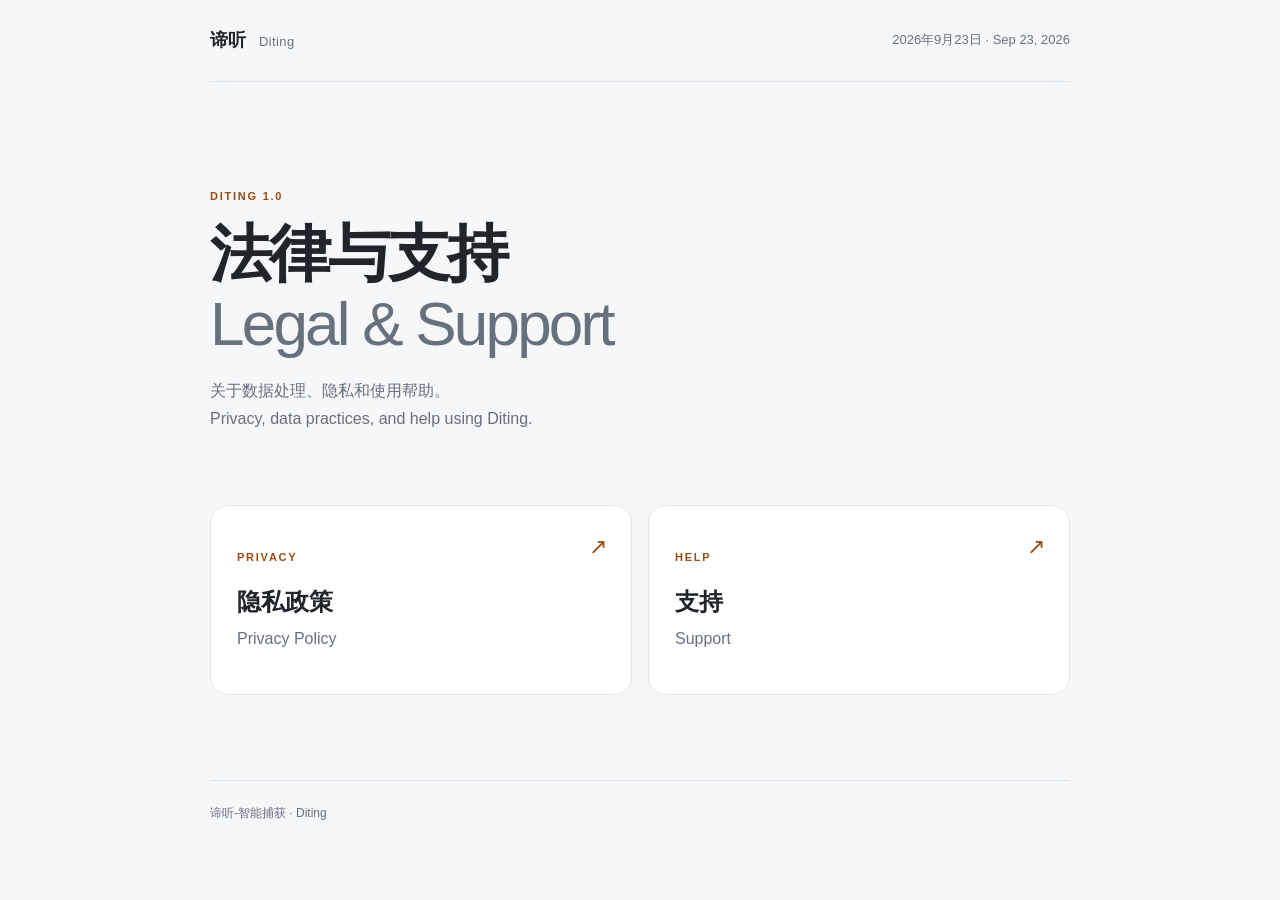
<file: index.html>
<!doctype html>
<html lang="zh-Hans">
<head>
  <meta charset="utf-8">
  <meta name="viewport" content="width=device-width, initial-scale=1">
  <meta name="referrer" content="strict-origin-when-cross-origin">
  <title>谛听 · 法律与支持</title>
  <link rel="stylesheet" href="assets/site.css">
</head>
<body>
  <main class="shell">
    <header class="masthead"><a class="brand" href="./">谛听 <span>Diting</span></a><span class="updated">2026年9月23日 · Sep 23, 2026</span></header>
    <section class="intro"><p class="eyebrow">DITING 1.0</p><h1>法律与支持<br><span>Legal &amp; Support</span></h1><p>关于数据处理、隐私和使用帮助。<br>Privacy, data practices, and help using Diting.</p></section>
    <nav class="cards" aria-label="法律与支持 / Legal and support">
      <a class="card" href="privacy/"><span class="card-kicker">PRIVACY</span><strong>隐私政策</strong><span>Privacy Policy</span><span class="arrow" aria-hidden="true">↗</span></a>
      <a class="card" href="support/"><span class="card-kicker">HELP</span><strong>支持</strong><span>Support</span><span class="arrow" aria-hidden="true">↗</span></a>
    </nav>
    <footer>谛听-智能捕获 · Diting</footer>
  </main>
</body>
</html>
</file>
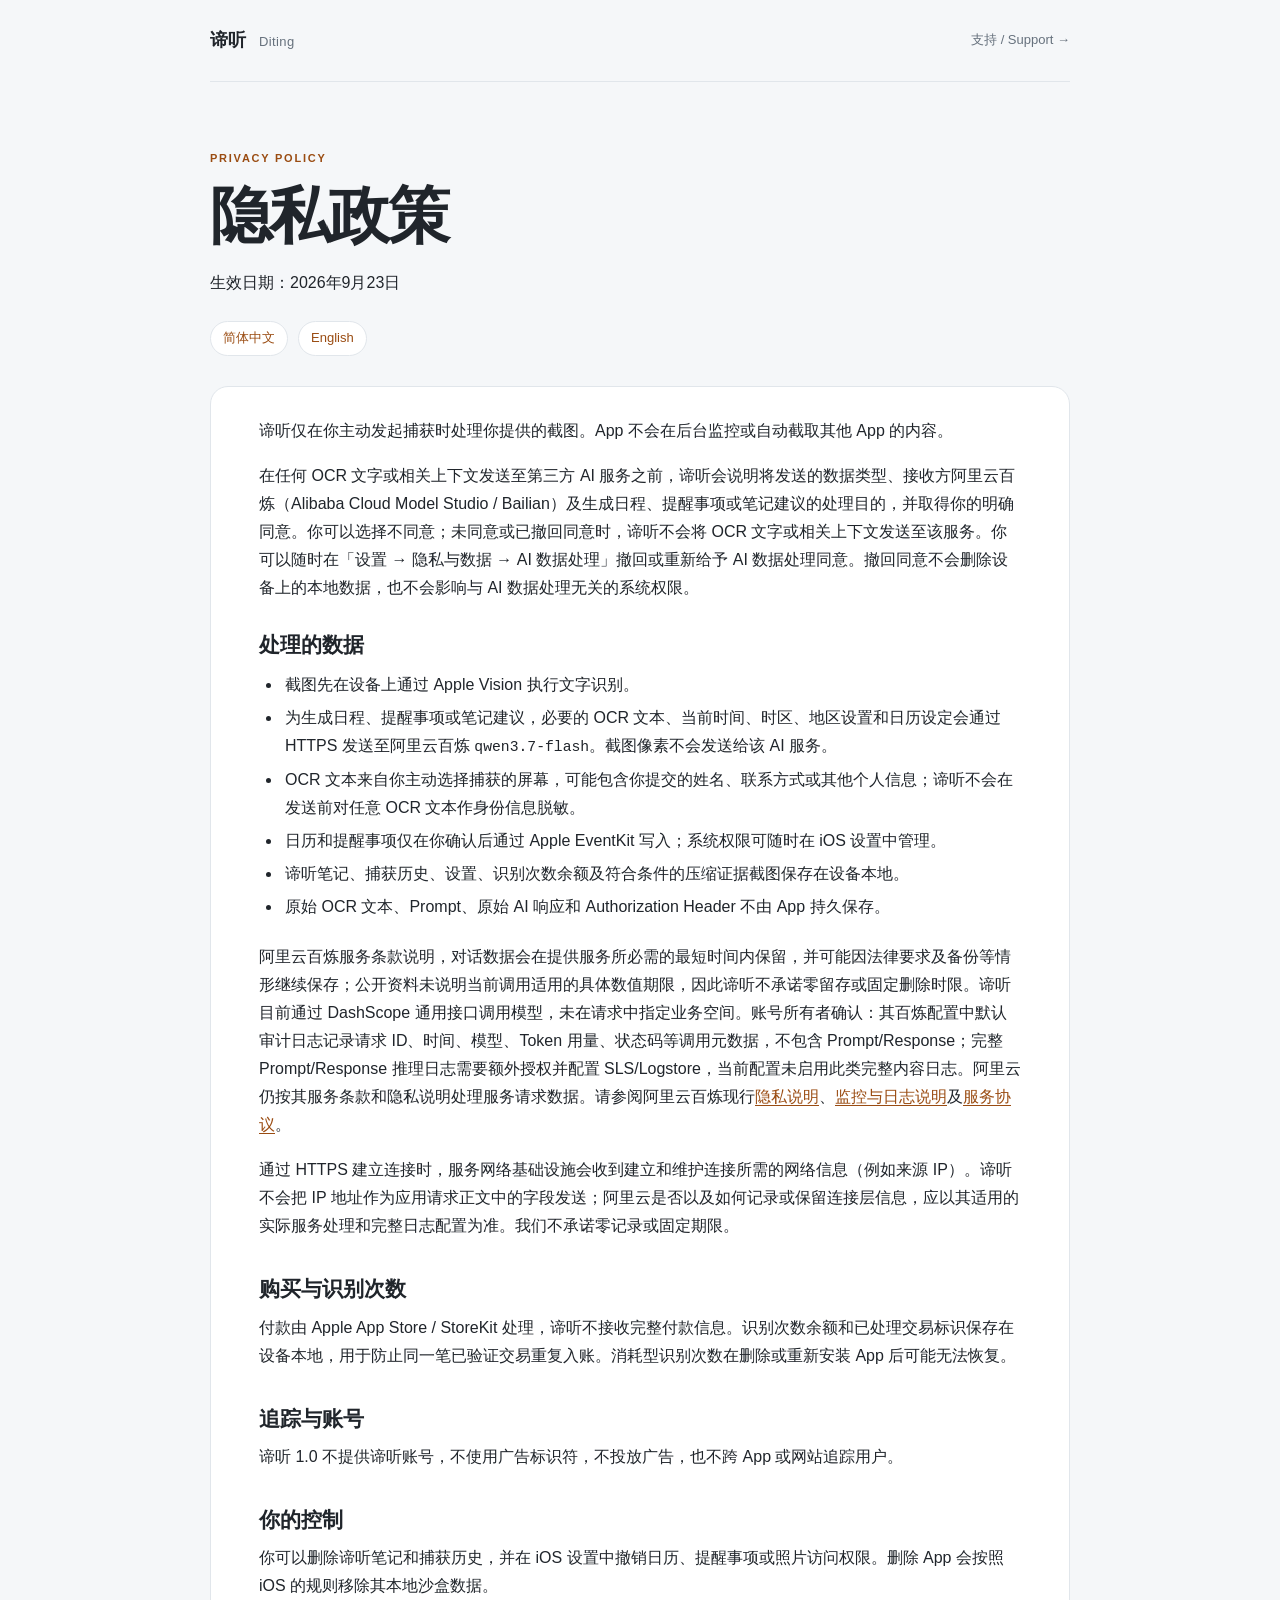
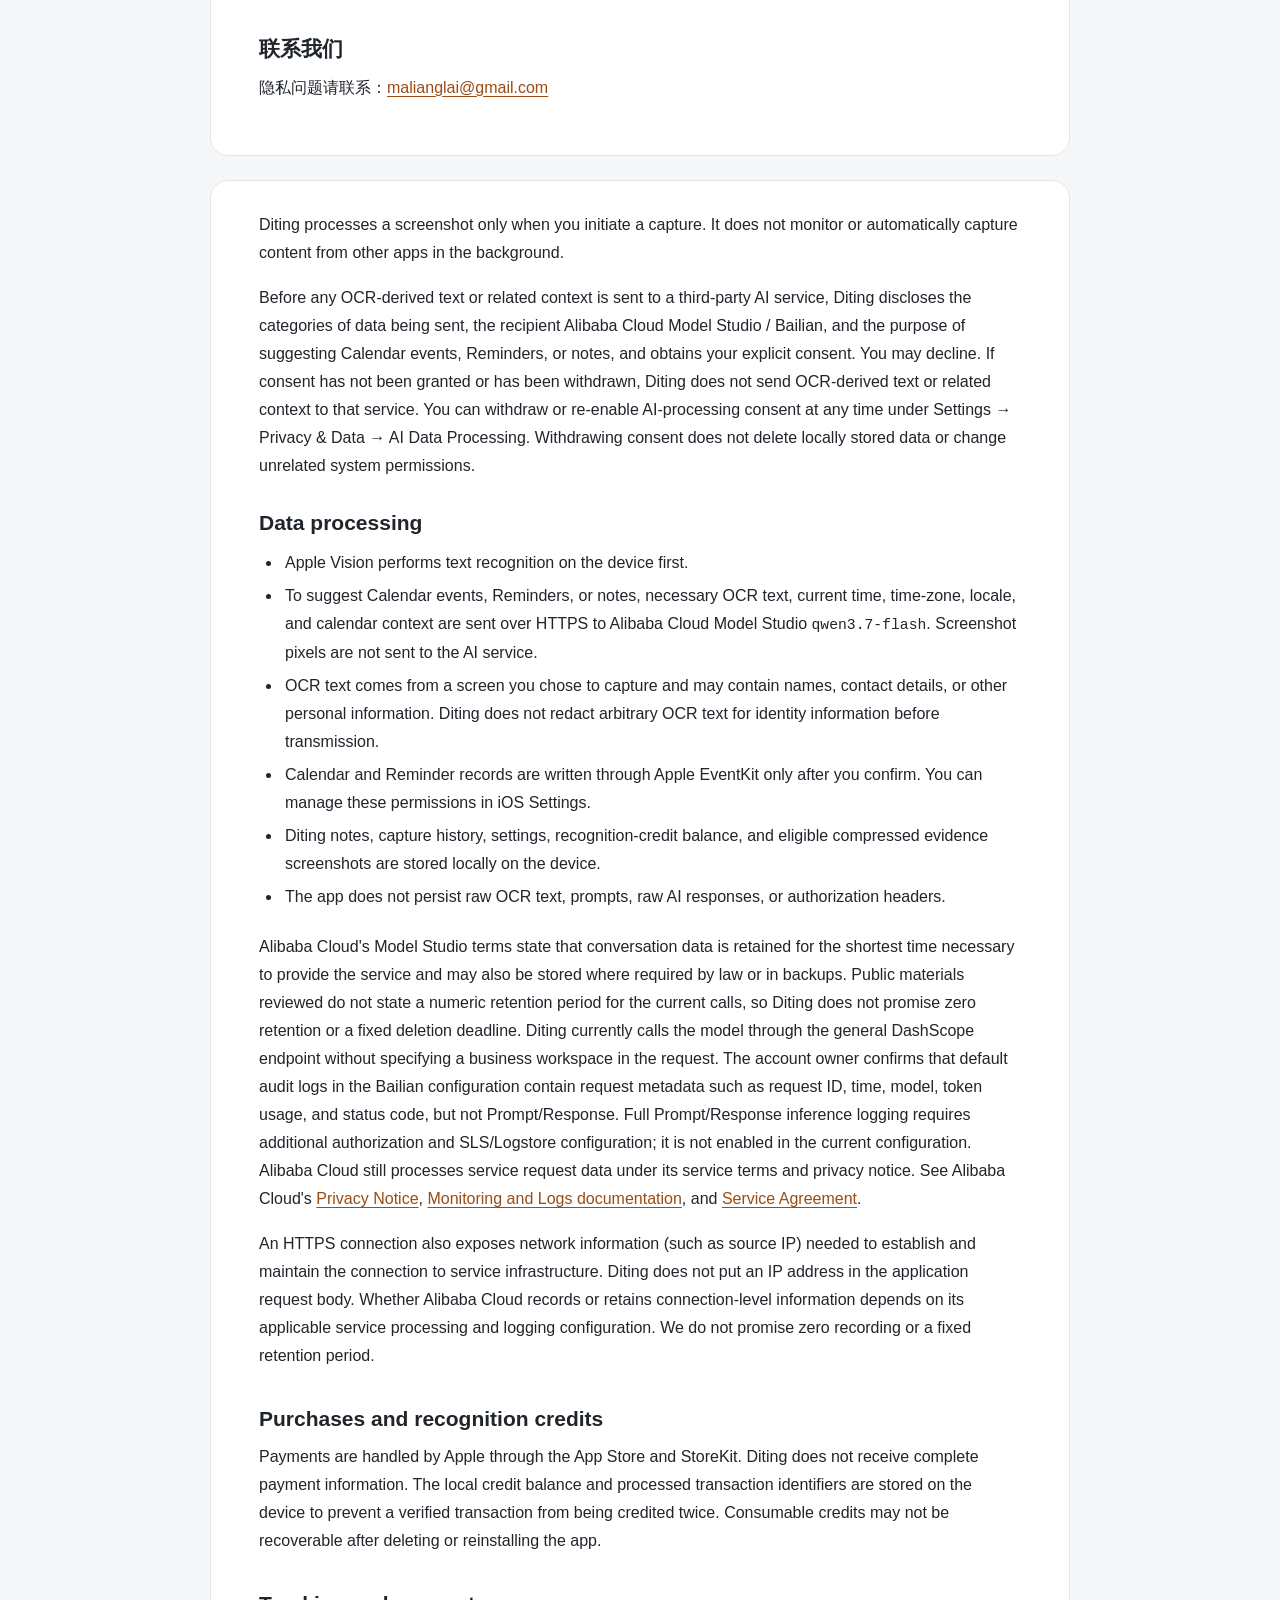
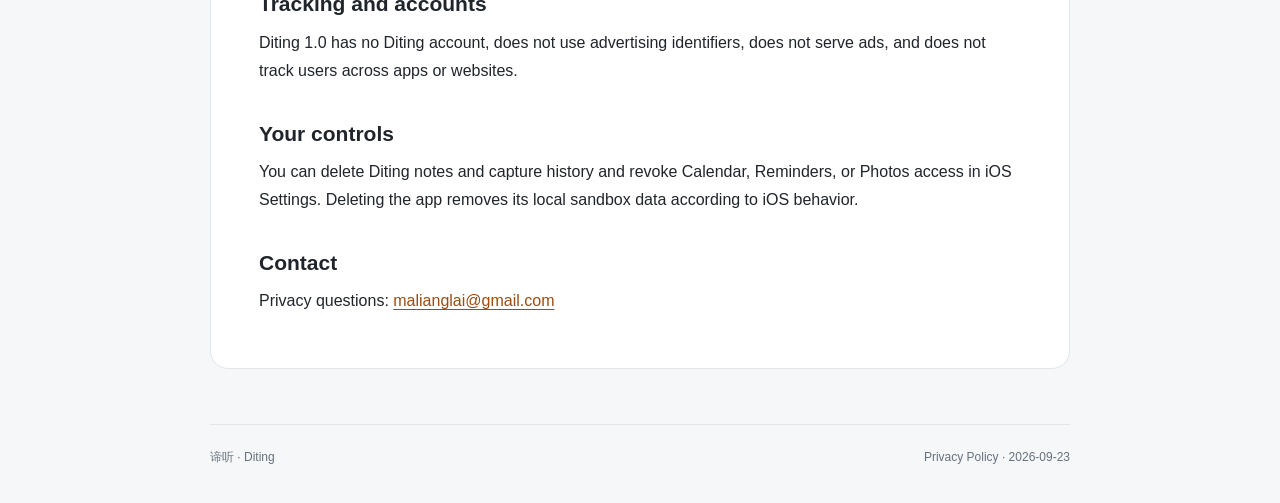
<file: privacy/index.html>
<!doctype html>
<html lang="zh-Hans">
<head>
  <meta charset="utf-8">
  <meta name="viewport" content="width=device-width, initial-scale=1">
  <meta name="referrer" content="strict-origin-when-cross-origin">
  <title>隐私政策 · 谛听 Diting</title>
  <link rel="stylesheet" href="../assets/site.css">
</head>
<body>
  <main class="shell">
    <header class="masthead"><a class="brand" href="../">谛听 <span>Diting</span></a><a class="back" href="../support/">支持 / Support →</a></header>
    <section class="intro compact"><p class="eyebrow">PRIVACY POLICY</p><h1>隐私政策</h1><p>生效日期：2026年9月23日</p><nav class="language" aria-label="语言"><a href="#zh">简体中文</a><a href="#en">English</a></nav></section>
    <article id="zh" class="policy" lang="zh-Hans">
      <p>谛听仅在你主动发起捕获时处理你提供的截图。App 不会在后台监控或自动截取其他 App 的内容。</p>
      <p>在任何 OCR 文字或相关上下文发送至第三方 AI 服务之前，谛听会说明将发送的数据类型、接收方阿里云百炼（Alibaba Cloud Model Studio / Bailian）及生成日程、提醒事项或笔记建议的处理目的，并取得你的明确同意。你可以选择不同意；未同意或已撤回同意时，谛听不会将 OCR 文字或相关上下文发送至该服务。你可以随时在「设置 → 隐私与数据 → AI 数据处理」撤回或重新给予 AI 数据处理同意。撤回同意不会删除设备上的本地数据，也不会影响与 AI 数据处理无关的系统权限。</p>
      <h2>处理的数据</h2>
      <ul>
        <li>截图先在设备上通过 Apple Vision 执行文字识别。</li>
        <li>为生成日程、提醒事项或笔记建议，必要的 OCR 文本、当前时间、时区、地区设置和日历设定会通过 HTTPS 发送至阿里云百炼 <code>qwen3.7-flash</code>。截图像素不会发送给该 AI 服务。</li>
        <li>OCR 文本来自你主动选择捕获的屏幕，可能包含你提交的姓名、联系方式或其他个人信息；谛听不会在发送前对任意 OCR 文本作身份信息脱敏。</li>
        <li>日历和提醒事项仅在你确认后通过 Apple EventKit 写入；系统权限可随时在 iOS 设置中管理。</li>
        <li>谛听笔记、捕获历史、设置、识别次数余额及符合条件的压缩证据截图保存在设备本地。</li>
        <li>原始 OCR 文本、Prompt、原始 AI 响应和 Authorization Header 不由 App 持久保存。</li>
      </ul>
      <p>阿里云百炼服务条款说明，对话数据会在提供服务所必需的最短时间内保留，并可能因法律要求及备份等情形继续保存；公开资料未说明当前调用适用的具体数值期限，因此谛听不承诺零留存或固定删除时限。谛听目前通过 DashScope 通用接口调用模型，未在请求中指定业务空间。账号所有者确认：其百炼配置中默认审计日志记录请求 ID、时间、模型、Token 用量、状态码等调用元数据，不包含 Prompt/Response；完整 Prompt/Response 推理日志需要额外授权并配置 SLS/Logstore，当前配置未启用此类完整内容日志。阿里云仍按其服务条款和隐私说明处理服务请求数据。请参阅阿里云百炼现行<a href="https://help.aliyun.com/zh/model-studio/privacy-notice" rel="noopener noreferrer">隐私说明</a>、<a href="https://help.aliyun.com/zh/model-studio/model-telemetry" rel="noopener noreferrer">监控与日志说明</a>及<a href="https://terms.alicdn.com/legal-agreement/terms/common_platform_service/20230728213935489/20230728213935489.html" rel="noopener noreferrer">服务协议</a>。</p>
      <p>通过 HTTPS 建立连接时，服务网络基础设施会收到建立和维护连接所需的网络信息（例如来源 IP）。谛听不会把 IP 地址作为应用请求正文中的字段发送；阿里云是否以及如何记录或保留连接层信息，应以其适用的实际服务处理和完整日志配置为准。我们不承诺零记录或固定期限。</p>
      <h2>购买与识别次数</h2>
      <p>付款由 Apple App Store / StoreKit 处理，谛听不接收完整付款信息。识别次数余额和已处理交易标识保存在设备本地，用于防止同一笔已验证交易重复入账。消耗型识别次数在删除或重新安装 App 后可能无法恢复。</p>
      <h2>追踪与账号</h2>
      <p>谛听 1.0 不提供谛听账号，不使用广告标识符，不投放广告，也不跨 App 或网站追踪用户。</p>
      <h2>你的控制</h2>
      <p>你可以删除谛听笔记和捕获历史，并在 iOS 设置中撤销日历、提醒事项或照片访问权限。删除 App 会按照 iOS 的规则移除其本地沙盒数据。</p>
      <h2>联系我们</h2>
      <p>隐私问题请联系：<a href="mailto:malianglai@gmail.com">malianglai@gmail.com</a></p>
    </article>
    <article id="en" class="policy english" lang="en">
      <p>Diting processes a screenshot only when you initiate a capture. It does not monitor or automatically capture content from other apps in the background.</p>
      <p>Before any OCR-derived text or related context is sent to a third-party AI service, Diting discloses the categories of data being sent, the recipient Alibaba Cloud Model Studio / Bailian, and the purpose of suggesting Calendar events, Reminders, or notes, and obtains your explicit consent. You may decline. If consent has not been granted or has been withdrawn, Diting does not send OCR-derived text or related context to that service. You can withdraw or re-enable AI-processing consent at any time under Settings → Privacy &amp; Data → AI Data Processing. Withdrawing consent does not delete locally stored data or change unrelated system permissions.</p>
      <h2>Data processing</h2>
      <ul>
        <li>Apple Vision performs text recognition on the device first.</li>
        <li>To suggest Calendar events, Reminders, or notes, necessary OCR text, current time, time-zone, locale, and calendar context are sent over HTTPS to Alibaba Cloud Model Studio <code>qwen3.7-flash</code>. Screenshot pixels are not sent to the AI service.</li>
        <li>OCR text comes from a screen you chose to capture and may contain names, contact details, or other personal information. Diting does not redact arbitrary OCR text for identity information before transmission.</li>
        <li>Calendar and Reminder records are written through Apple EventKit only after you confirm. You can manage these permissions in iOS Settings.</li>
        <li>Diting notes, capture history, settings, recognition-credit balance, and eligible compressed evidence screenshots are stored locally on the device.</li>
        <li>The app does not persist raw OCR text, prompts, raw AI responses, or authorization headers.</li>
      </ul>
      <p>Alibaba Cloud's Model Studio terms state that conversation data is retained for the shortest time necessary to provide the service and may also be stored where required by law or in backups. Public materials reviewed do not state a numeric retention period for the current calls, so Diting does not promise zero retention or a fixed deletion deadline. Diting currently calls the model through the general DashScope endpoint without specifying a business workspace in the request. The account owner confirms that default audit logs in the Bailian configuration contain request metadata such as request ID, time, model, token usage, and status code, but not Prompt/Response. Full Prompt/Response inference logging requires additional authorization and SLS/Logstore configuration; it is not enabled in the current configuration. Alibaba Cloud still processes service request data under its service terms and privacy notice. See Alibaba Cloud's <a href="https://help.aliyun.com/zh/model-studio/privacy-notice" rel="noopener noreferrer">Privacy Notice</a>, <a href="https://help.aliyun.com/zh/model-studio/model-telemetry" rel="noopener noreferrer">Monitoring and Logs documentation</a>, and <a href="https://terms.alicdn.com/legal-agreement/terms/common_platform_service/20230728213935489/20230728213935489.html" rel="noopener noreferrer">Service Agreement</a>.</p>
      <p>An HTTPS connection also exposes network information (such as source IP) needed to establish and maintain the connection to service infrastructure. Diting does not put an IP address in the application request body. Whether Alibaba Cloud records or retains connection-level information depends on its applicable service processing and logging configuration. We do not promise zero recording or a fixed retention period.</p>
      <h2>Purchases and recognition credits</h2>
      <p>Payments are handled by Apple through the App Store and StoreKit. Diting does not receive complete payment information. The local credit balance and processed transaction identifiers are stored on the device to prevent a verified transaction from being credited twice. Consumable credits may not be recoverable after deleting or reinstalling the app.</p>
      <h2>Tracking and accounts</h2>
      <p>Diting 1.0 has no Diting account, does not use advertising identifiers, does not serve ads, and does not track users across apps or websites.</p>
      <h2>Your controls</h2>
      <p>You can delete Diting notes and capture history and revoke Calendar, Reminders, or Photos access in iOS Settings. Deleting the app removes its local sandbox data according to iOS behavior.</p>
      <h2>Contact</h2>
      <p>Privacy questions: <a href="mailto:malianglai@gmail.com">malianglai@gmail.com</a></p>
    </article>
    <footer><a href="../">谛听 · Diting</a><span>Privacy Policy · 2026-09-23</span></footer>
  </main>
</body>
</html>
</file>
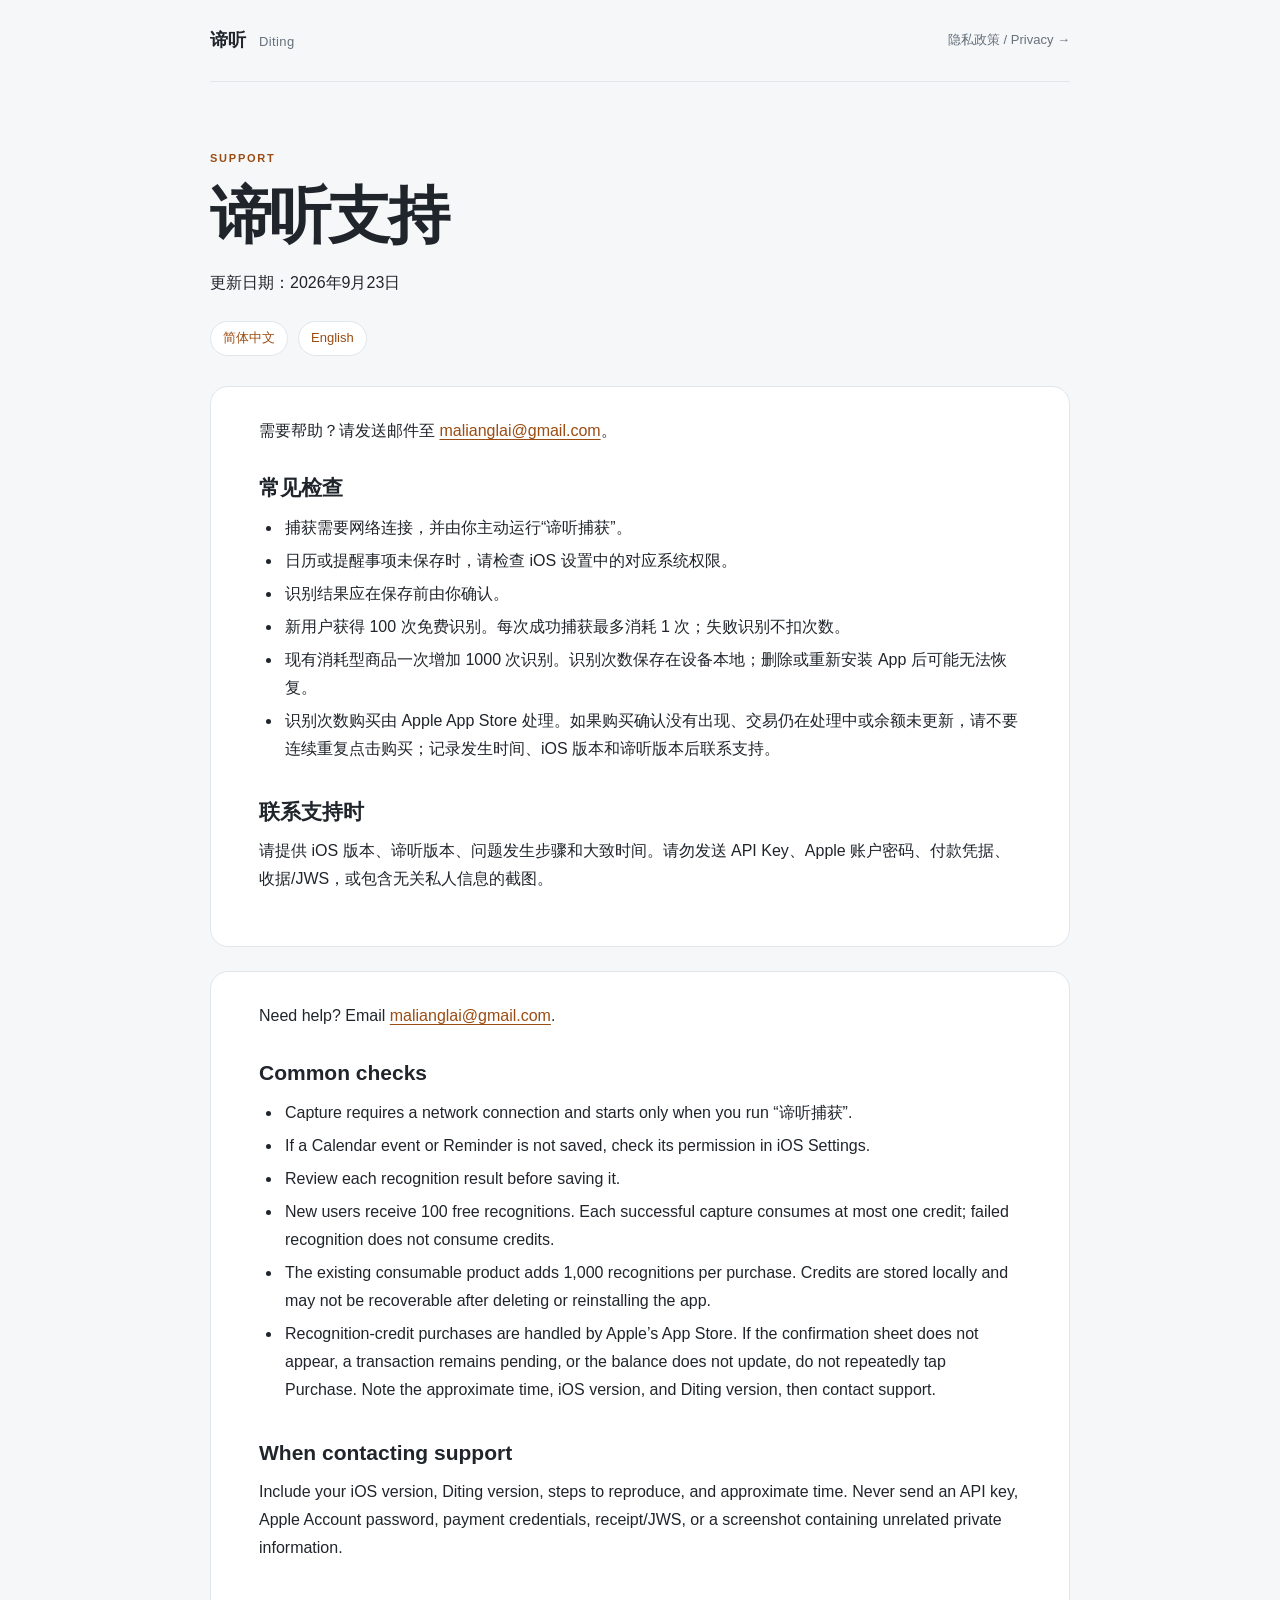
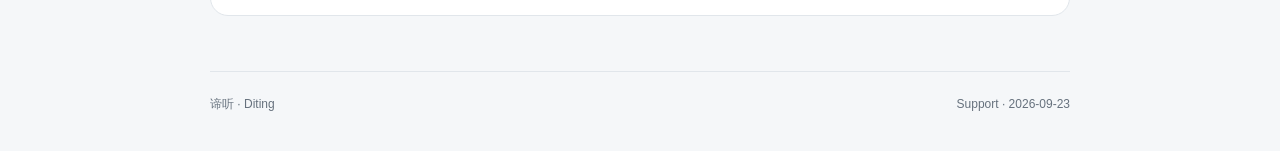
<file: support/index.html>
<!doctype html>
<html lang="zh-Hans">
<head>
  <meta charset="utf-8">
  <meta name="viewport" content="width=device-width, initial-scale=1">
  <meta name="referrer" content="strict-origin-when-cross-origin">
  <title>支持 · 谛听 Diting</title>
  <link rel="stylesheet" href="../assets/site.css">
</head>
<body>
  <main class="shell">
    <header class="masthead"><a class="brand" href="../">谛听 <span>Diting</span></a><a class="back" href="../privacy/">隐私政策 / Privacy →</a></header>
    <section class="intro compact"><p class="eyebrow">SUPPORT</p><h1>谛听支持</h1><p>更新日期：2026年9月23日</p><nav class="language" aria-label="语言"><a href="#zh">简体中文</a><a href="#en">English</a></nav></section>
    <article id="zh" class="policy" lang="zh-Hans">
      <p>需要帮助？请发送邮件至 <a href="mailto:malianglai@gmail.com">malianglai@gmail.com</a>。</p>
      <h2>常见检查</h2>
      <ul>
        <li>捕获需要网络连接，并由你主动运行“谛听捕获”。</li>
        <li>日历或提醒事项未保存时，请检查 iOS 设置中的对应系统权限。</li>
        <li>识别结果应在保存前由你确认。</li>
        <li>新用户获得 100 次免费识别。每次成功捕获最多消耗 1 次；失败识别不扣次数。</li>
        <li>现有消耗型商品一次增加 1000 次识别。识别次数保存在设备本地；删除或重新安装 App 后可能无法恢复。</li>
        <li>识别次数购买由 Apple App Store 处理。如果购买确认没有出现、交易仍在处理中或余额未更新，请不要连续重复点击购买；记录发生时间、iOS 版本和谛听版本后联系支持。</li>
      </ul>
      <h2>联系支持时</h2>
      <p>请提供 iOS 版本、谛听版本、问题发生步骤和大致时间。请勿发送 API Key、Apple 账户密码、付款凭据、收据/JWS，或包含无关私人信息的截图。</p>
    </article>
    <article id="en" class="policy english" lang="en">
      <p>Need help? Email <a href="mailto:malianglai@gmail.com">malianglai@gmail.com</a>.</p>
      <h2>Common checks</h2>
      <ul>
        <li>Capture requires a network connection and starts only when you run “谛听捕获”.</li>
        <li>If a Calendar event or Reminder is not saved, check its permission in iOS Settings.</li>
        <li>Review each recognition result before saving it.</li>
        <li>New users receive 100 free recognitions. Each successful capture consumes at most one credit; failed recognition does not consume credits.</li>
        <li>The existing consumable product adds 1,000 recognitions per purchase. Credits are stored locally and may not be recoverable after deleting or reinstalling the app.</li>
        <li>Recognition-credit purchases are handled by Apple’s App Store. If the confirmation sheet does not appear, a transaction remains pending, or the balance does not update, do not repeatedly tap Purchase. Note the approximate time, iOS version, and Diting version, then contact support.</li>
      </ul>
      <h2>When contacting support</h2>
      <p>Include your iOS version, Diting version, steps to reproduce, and approximate time. Never send an API key, Apple Account password, payment credentials, receipt/JWS, or a screenshot containing unrelated private information.</p>
    </article>
    <footer><a href="../">谛听 · Diting</a><span>Support · 2026-09-23</span></footer>
  </main>
</body>
</html>
</file>
<file: assets/site.css>
:root {
  color-scheme: light;
  --ink: #20252b;
  --muted: #66717d;
  --line: #e1e6eb;
  --accent: #9a4c12;
  --paper: #ffffff;
  --wash: #f5f7f9;
}

* { box-sizing: border-box; }
html { scroll-behavior: smooth; }
body {
  margin: 0;
  background: var(--wash);
  color: var(--ink);
  font-family: -apple-system, BlinkMacSystemFont, "Segoe UI", "PingFang SC", "Hiragino Sans GB", "Microsoft YaHei", sans-serif;
  font-size: 16px;
  line-height: 1.75;
  -webkit-font-smoothing: antialiased;
}
a { color: #9a4c12; text-underline-offset: 3px; }
a:hover { color: #713508; }
.shell { width: min(100% - 40px, 860px); margin: 0 auto; }
.masthead { min-height: 82px; display: flex; align-items: center; justify-content: space-between; border-bottom: 1px solid var(--line); }
.brand { color: var(--ink); font-size: 18px; font-weight: 720; letter-spacing: .02em; text-decoration: none; }
.brand span { margin-left: 7px; color: var(--muted); font-size: 13px; font-weight: 500; }
.updated, .back { color: var(--muted); font-size: 13px; text-decoration: none; }
.intro { padding: clamp(50px, 10vw, 94px) 0 46px; }
.intro.compact { padding: 56px 0 30px; }
.eyebrow, .card-kicker { color: var(--accent); font-size: 11px; font-weight: 750; letter-spacing: .16em; }
h1 { margin: 13px 0 18px; font-size: clamp(36px, 8vw, 62px); line-height: 1.13; letter-spacing: -.045em; }
h1 span { color: var(--muted); font-weight: 530; }
.intro > p:last-child { color: var(--muted); }
.cards { display: grid; grid-template-columns: repeat(2, minmax(0, 1fr)); gap: 16px; padding: 10px 0 85px; }
.card { min-height: 190px; position: relative; display: flex; flex-direction: column; align-items: flex-start; justify-content: center; gap: 2px; padding: 26px; border: 1px solid var(--line); border-radius: 18px; background: var(--paper); text-decoration: none; transition: border-color .15s ease, transform .15s ease; }
.card:hover { border-color: #d4a27d; transform: translateY(-2px); }
.card strong { margin-top: 12px; color: var(--ink); font-size: 24px; }
.card > span:not(.card-kicker):not(.arrow) { color: var(--muted); }
.arrow { position: absolute; right: 24px; top: 22px; color: var(--accent); font-size: 22px; }
.language { display: flex; gap: 10px; margin-top: 24px; }
.language a { display: inline-block; padding: 5px 12px; border: 1px solid var(--line); border-radius: 999px; background: var(--paper); font-size: 13px; text-decoration: none; }
.policy { padding: 30px clamp(20px, 5vw, 48px) 36px; border: 1px solid var(--line); border-radius: 18px; background: var(--paper); overflow-wrap: anywhere; }
.policy + .policy { margin-top: 24px; }
.policy.english { margin-bottom: 55px; }
.policy h2 { margin: 34px 0 10px; font-size: 21px; line-height: 1.4; }
.policy h2:first-of-type { margin-top: 28px; }
.policy p { margin: 0 0 17px; }
.policy li { padding-left: 3px; margin: 5px 0; }
.policy ul { padding-left: 23px; margin: 12px 0 22px; }
code { font-size: .92em; }
footer { display: flex; justify-content: space-between; gap: 16px; padding: 22px 0 36px; border-top: 1px solid var(--line); color: var(--muted); font-size: 12px; }
footer a { color: inherit; text-decoration: none; }
@media (max-width: 560px) {
  .shell { width: min(100% - 28px, 860px); }
  .masthead { min-height: 66px; }
  .updated, .back { max-width: 48%; text-align: right; font-size: 11px; }
  .cards { grid-template-columns: 1fr; gap: 12px; padding-bottom: 55px; }
  .card { min-height: 150px; }
  .policy { padding: 24px 20px 28px; border-radius: 14px; }
  footer { font-size: 11px; }
}
@media (prefers-reduced-motion: reduce) { html { scroll-behavior: auto; } .card { transition: none; } }
</file>
